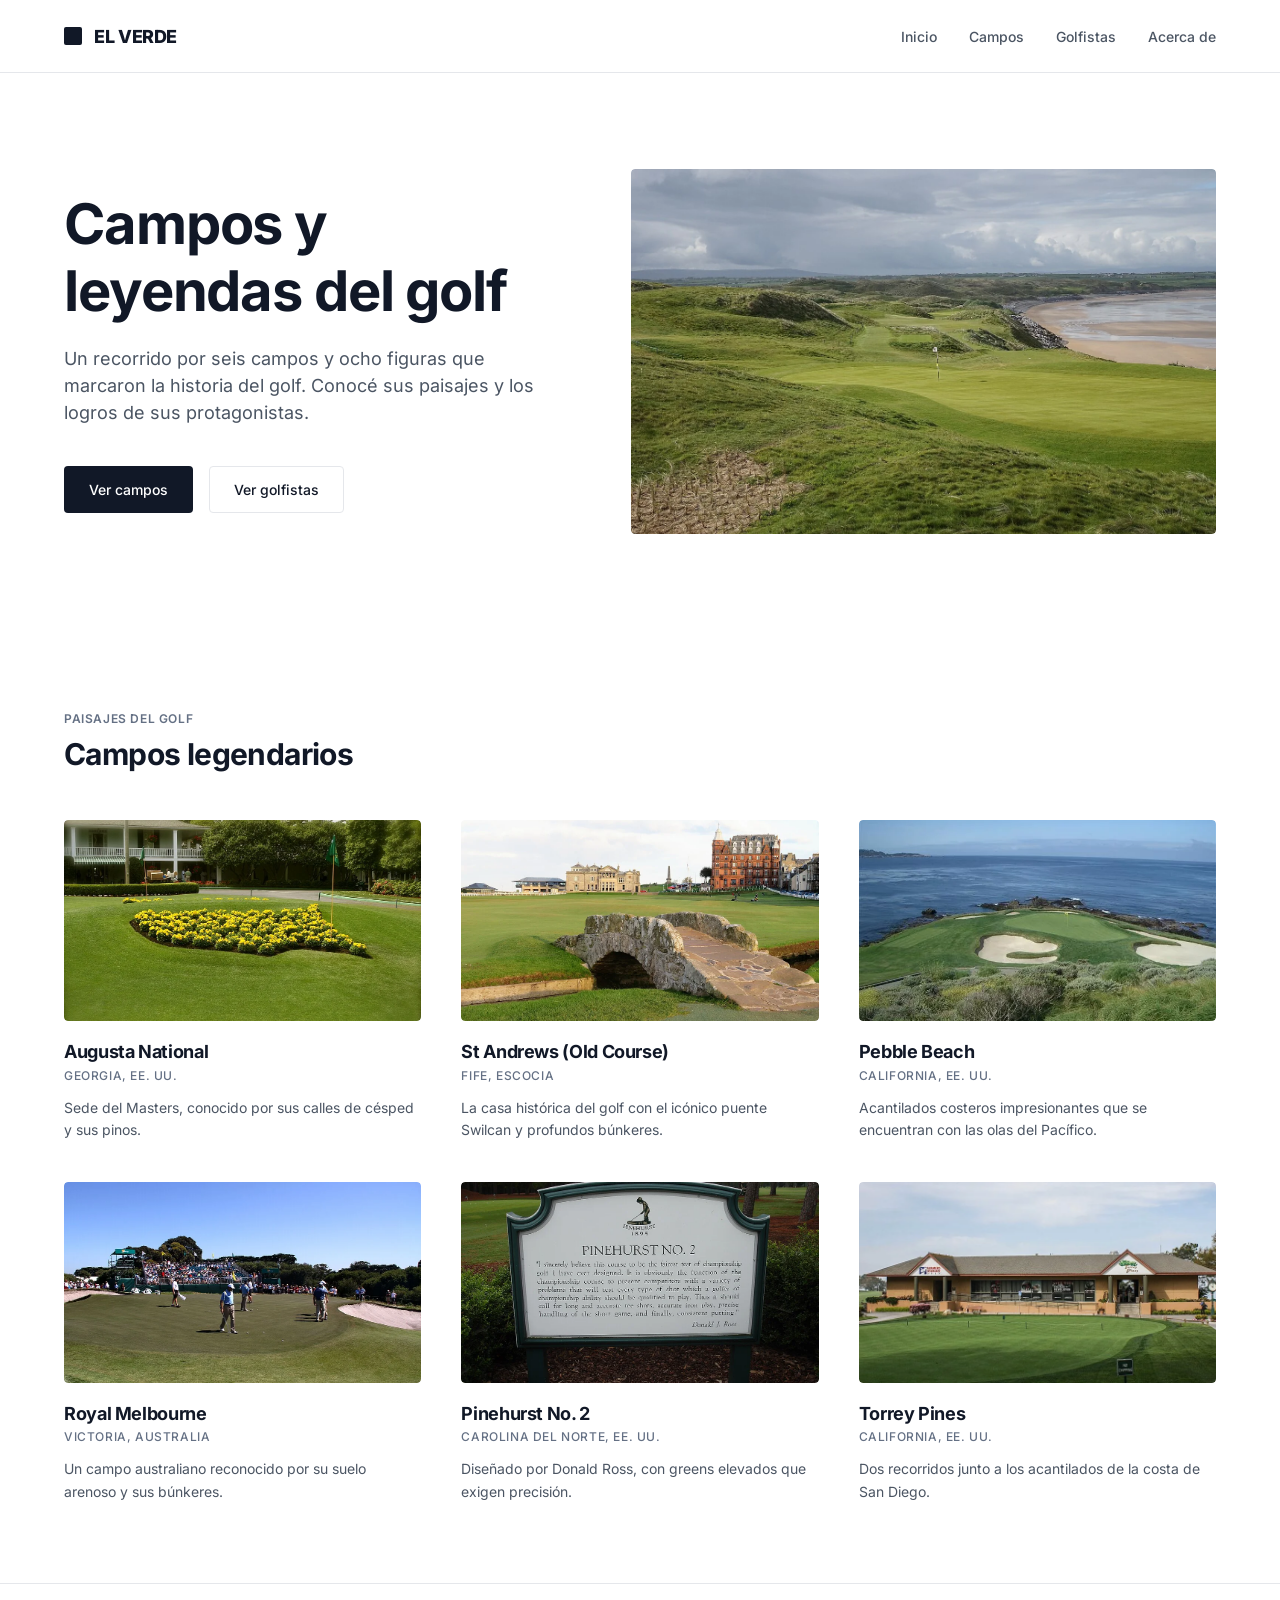
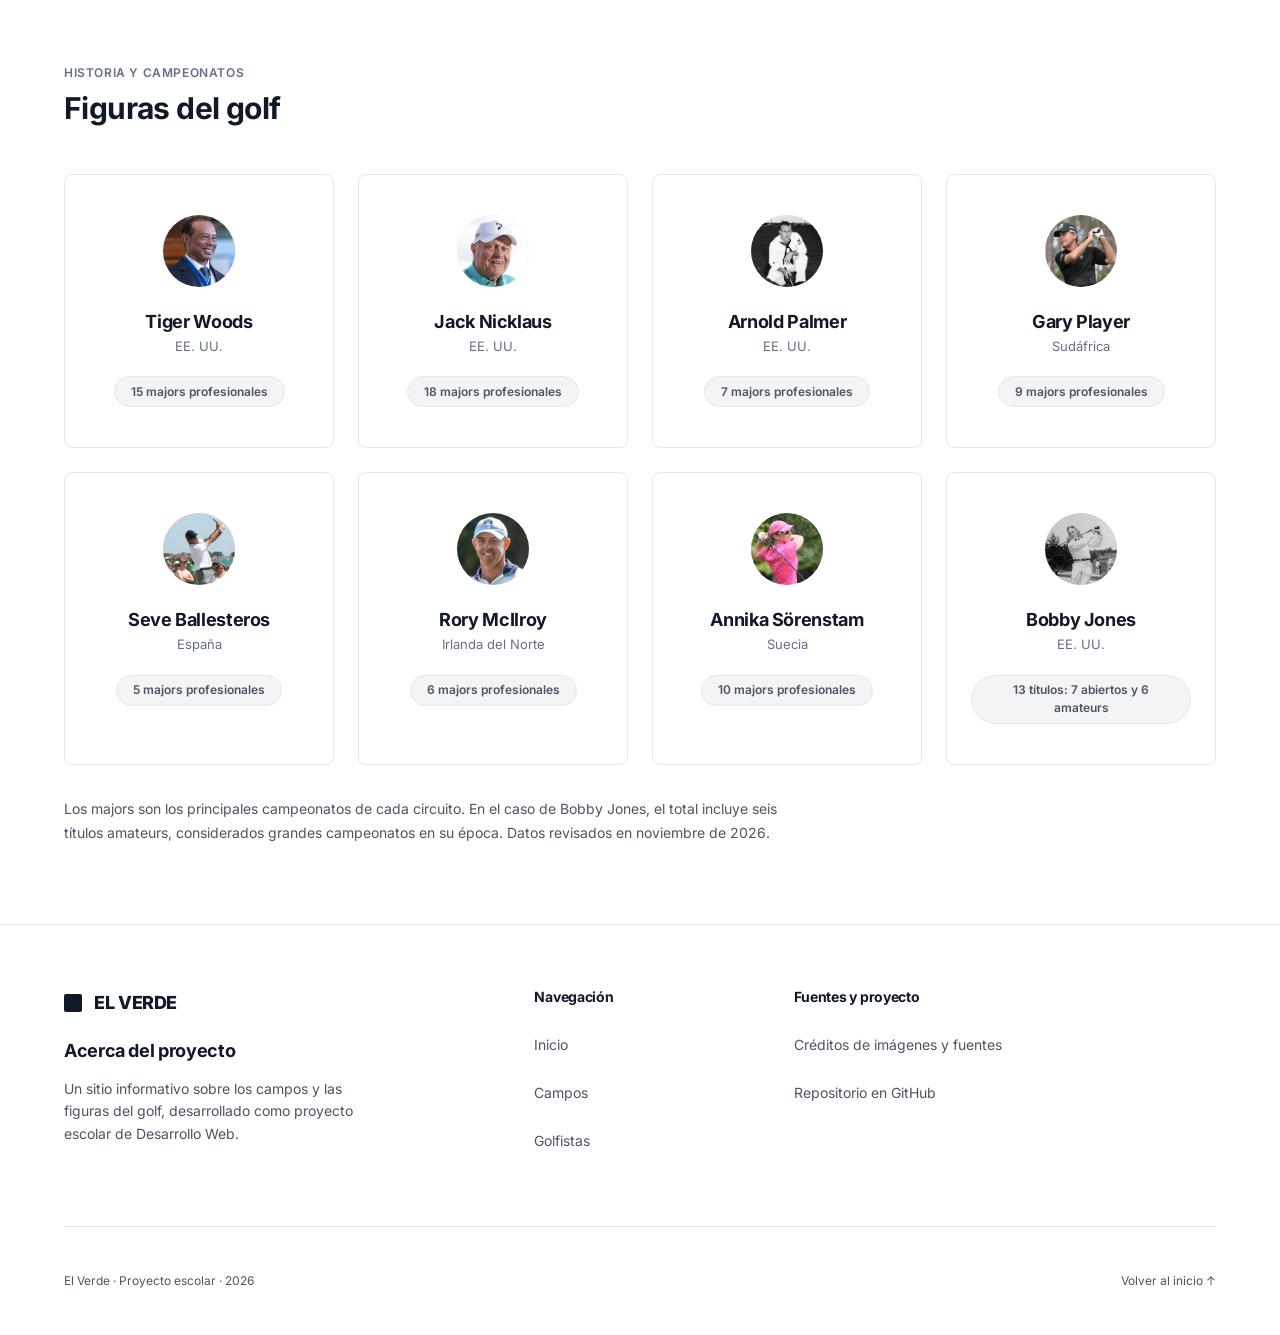
<file: index.html>
<!DOCTYPE html>
<html lang="es">
<head>
    <meta charset="UTF-8">
    <meta name="viewport" content="width=device-width, initial-scale=1.0">
    <title>El Verde | Campos y figuras del golf</title>
    <meta name="description" content="Conocé seis campos de golf y ocho figuras que marcaron la historia de este deporte, con fotografías y datos de sus campeonatos.">
    <meta name="theme-color" content="#111827">
    <meta property="og:title" content="El Verde | Campos y figuras del golf">
    <meta property="og:description" content="Un recorrido por los campos y protagonistas del golf.">
    <meta property="og:type" content="website">
    <meta property="og:url" content="https://cundix.github.io/Fiscina-Golf/">
    <meta property="og:image" content="https://cundix.github.io/Fiscina-Golf/assets/images/ballybunion.webp">
    <meta name="twitter:card" content="summary_large_image">
    <link rel="canonical" href="https://cundix.github.io/Fiscina-Golf/">
    <link rel="icon" href="assets/favicon.svg" type="image/svg+xml">
    <link rel="stylesheet" href="styles.css">
    <script src="script.js" defer></script>
</head>
<body>
    <a class="skip-link" href="#contenido">Saltar al contenido</a>
<header class="header">
        <div class="container header-container">
            <a class="logo" href="#inicio" aria-label="El Verde, inicio">
                <span class="logo-icon" aria-hidden="true"></span>
                <span>EL VERDE</span>
            </a>
            
            <nav id="menu-principal" class="desktop-nav" aria-label="Navegación principal">
                <ul>
                    <li><a href="#inicio">Inicio</a></li>
                    <li><a href="#campos">Campos</a></li>
                    <li><a href="#golfistas">Golfistas</a></li>
                    <li><a href="#acerca">Acerca de</a></li>
                </ul>
            </nav>
            
            <div class="header-actions">
                <button class="mobile-menu-btn" type="button" aria-label="Abrir menú" aria-expanded="false" aria-controls="menu-principal" hidden>
                    <svg aria-hidden="true" width="24" height="24" viewBox="0 0 24 24" fill="none" stroke="currentColor" stroke-width="2" stroke-linecap="round" stroke-linejoin="round"><line x1="3" y1="12" x2="21" y2="12"></line><line x1="3" y1="6" x2="21" y2="6"></line><line x1="3" y1="18" x2="21" y2="18"></line></svg>
                </button>
            </div>
        </div>
    </header>

    <main id="contenido" tabindex="-1">
<section id="inicio" class="hero">
            <div class="container hero-container">
                <div class="hero-content">
                    <h1>Campos y leyendas del golf</h1>
                    <p>Un recorrido por seis campos y ocho figuras que marcaron la historia del golf. Conocé sus paisajes y los logros de sus protagonistas.</p>
                    <div class="hero-buttons">
                        <a href="#campos" class="btn btn-primary">Ver campos</a>
                        <a href="#golfistas" class="btn btn-outline">Ver golfistas</a>
                    </div>
                </div>
                <div class="hero-image">
                    <img src="assets/images/ballybunion.webp" width="1280" height="853" decoding="async" fetchpriority="high" alt="Décimo hoyo del campo de Ballybunion, en Irlanda" class="hero-image-img" />
                </div>
            </div>
        </section>
<section id="campos" class="courses section">
            <div class="container">
                <div class="section-header">
                    <span class="subtitle">PAISAJES DEL GOLF</span>
                    <h2>Campos legendarios</h2>
                </div>
                
                <div class="courses-grid">
<div class="course-card">
                        <div class="course-image">
                            <img src="assets/images/augusta.webp" width="960" height="640" decoding="async" loading="lazy" alt="Augusta National" />
                        </div>
                        <div class="course-info">
                            <h3>Augusta National</h3>
                            <span class="location">GEORGIA, EE. UU.</span>
                            <p>Sede del Masters, conocido por sus calles de césped y sus pinos.</p>
                        </div>
                    </div>
<div class="course-card">
                        <div class="course-image">
                            <img src="assets/images/st-andrews.webp" width="960" height="650" decoding="async" loading="lazy" alt="St Andrews (Old Course)" />
                        </div>
                        <div class="course-info">
                            <h3>St Andrews (Old Course)</h3>
                            <span class="location">FIFE, ESCOCIA</span>
                            <p>La casa histórica del golf con el icónico puente Swilcan y profundos búnkeres.</p>
                        </div>
                    </div>
<div class="course-card">
                        <div class="course-image">
                            <img src="assets/images/pebble-beach.webp" width="640" height="480" decoding="async" loading="lazy" alt="Pebble Beach" />
                        </div>
                        <div class="course-info">
                            <h3>Pebble Beach</h3>
                            <span class="location">CALIFORNIA, EE. UU.</span>
                            <p>Acantilados costeros impresionantes que se encuentran con las olas del Pacífico.</p>
                        </div>
                    </div>
<div class="course-card">
                        <div class="course-image">
                            <img src="assets/images/royal-melbourne.webp" width="960" height="635" decoding="async" loading="lazy" alt="Green del campo Royal Melbourne durante la Presidents Cup" />
                        </div>
                        <div class="course-info">
                            <h3>Royal Melbourne</h3>
                            <span class="location">VICTORIA, AUSTRALIA</span>
                            <p>Un campo australiano reconocido por su suelo arenoso y sus búnkeres.</p>
                        </div>
                    </div>
<div class="course-card">
                        <div class="course-image">
                            <img src="assets/images/pinehurst.webp" width="960" height="640" decoding="async" loading="lazy" alt="Pinehurst No. 2" />
                        </div>
                        <div class="course-info">
                            <h3>Pinehurst No. 2</h3>
                            <span class="location">CAROLINA DEL NORTE, EE. UU.</span>
                            <p>Diseñado por Donald Ross, con greens elevados que exigen precisión.</p>
                        </div>
                    </div>
<div class="course-card">
                        <div class="course-image">
                            <img src="assets/images/torrey-pines.webp" width="960" height="416" decoding="async" loading="lazy" alt="Torrey Pines" />
                        </div>
                        <div class="course-info">
                            <h3>Torrey Pines</h3>
                            <span class="location">CALIFORNIA, EE. UU.</span>
                            <p>Dos recorridos junto a los acantilados de la costa de San Diego.</p>
                        </div>
                    </div>
                </div>
            </div>
        </section>
<section id="golfistas" class="golfers section border-top">
            <div class="container">
                <div class="section-header">
                    <span class="subtitle">HISTORIA Y CAMPEONATOS</span>
                    <h2>Figuras del golf</h2>
                </div>
                
                <div class="golfers-grid">
<div class="golfer-card">
                        <img src="assets/images/tiger-woods.webp" width="330" height="461" decoding="async" loading="lazy" alt="Tiger Woods" class="avatar-img" />
                        <h3>Tiger Woods</h3>
                        <span class="location">EE. UU.</span>
                        <div class="stats">15 majors profesionales</div>
                    </div>
<div class="golfer-card">
                        <img src="assets/images/jack-nicklaus.webp" width="330" height="440" decoding="async" loading="lazy" alt="Jack Nicklaus" class="avatar-img" />
                        <h3>Jack Nicklaus</h3>
                        <span class="location">EE. UU.</span>
                        <div class="stats">18 majors profesionales</div>
                    </div>
<div class="golfer-card">
                        <img src="assets/images/arnold-palmer.webp" width="330" height="462" decoding="async" loading="lazy" alt="Arnold Palmer" class="avatar-img" />
                        <h3>Arnold Palmer</h3>
                        <span class="location">EE. UU.</span>
                        <div class="stats">7 majors profesionales</div>
                    </div>
<div class="golfer-card">
                        <img src="assets/images/gary-player.webp" width="400" height="456" decoding="async" loading="lazy" alt="Gary Player" class="avatar-img" />
                        <h3>Gary Player</h3>
                        <span class="location">Sudáfrica</span>
                        <div class="stats">9 majors profesionales</div>
                    </div>
<div class="golfer-card">
                        <img src="assets/images/seve-ballesteros.webp" width="381" height="600" decoding="async" loading="lazy" alt="Seve Ballesteros" class="avatar-img" />
                        <h3>Seve Ballesteros</h3>
                        <span class="location">España</span>
                        <div class="stats">5 majors profesionales</div>
                    </div>
<div class="golfer-card">
                        <img src="assets/images/rory-mcilroy.webp" width="400" height="533" decoding="async" loading="lazy" alt="Rory McIlroy" class="avatar-img" />
                        <h3>Rory McIlroy</h3>
                        <span class="location">Irlanda del Norte</span>
                        <div class="stats">6 majors profesionales</div>
                    </div>
<div class="golfer-card">
                        <img src="assets/images/annika-sorenstam.webp" width="400" height="513" decoding="async" loading="lazy" alt="Annika Sörenstam" class="avatar-img" />
                        <h3>Annika Sörenstam</h3>
                        <span class="location">Suecia</span>
                        <div class="stats">10 majors profesionales</div>
                    </div>
<div class="golfer-card">
                        <img src="assets/images/bobby-jones.webp" width="400" height="596" decoding="async" loading="lazy" alt="Bobby Jones" class="avatar-img" />
                        <h3>Bobby Jones</h3>
                        <span class="location">EE. UU.</span>
                        <div class="stats">13 títulos: 7 abiertos y 6 amateurs</div>
                    </div>
                </div>
                <p class="section-note">Los majors son los principales campeonatos de cada circuito. En el caso de Bobby Jones, el total incluye seis títulos amateurs, considerados grandes campeonatos en su época. Datos revisados en noviembre de 2026.</p>
            </div>
        </section>
    </main>

    <footer id="acerca" class="footer">
        <div class="container">
            <div class="footer-top">
                <div class="footer-brand">
                    <div class="logo">
                        <span class="logo-icon" aria-hidden="true"></span>
                        <span>EL VERDE</span>
                    </div>
                    <h2>Acerca del proyecto</h2>
                    <p>Un sitio informativo sobre los campos y las figuras del golf, desarrollado como proyecto escolar de Desarrollo Web.</p>
                </div>
                <nav class="footer-links" aria-label="Navegación del pie">
                    <h3>Navegación</h3>
                    <ul>
                        <li><a href="#inicio">Inicio</a></li>
                        <li><a href="#campos">Campos</a></li>
                        <li><a href="#golfistas">Golfistas</a></li>
                    </ul>
                </nav>
                <div class="footer-links">
                    <h3>Fuentes y proyecto</h3>
                    <ul>
                        <li><a href="docs/creditos.html">Créditos de imágenes y fuentes</a></li>
                        <li><a href="https://github.com/Cundix/Fiscina-Golf">Repositorio en GitHub</a></li>
                    </ul>
                </div>
            </div>
            <div class="footer-bottom">
                <p>El Verde · Proyecto escolar · 2026</p>
                <a href="#inicio">Volver al inicio ↑</a>
            </div>
        </div>
    </footer>
</body>
</html>
</file>
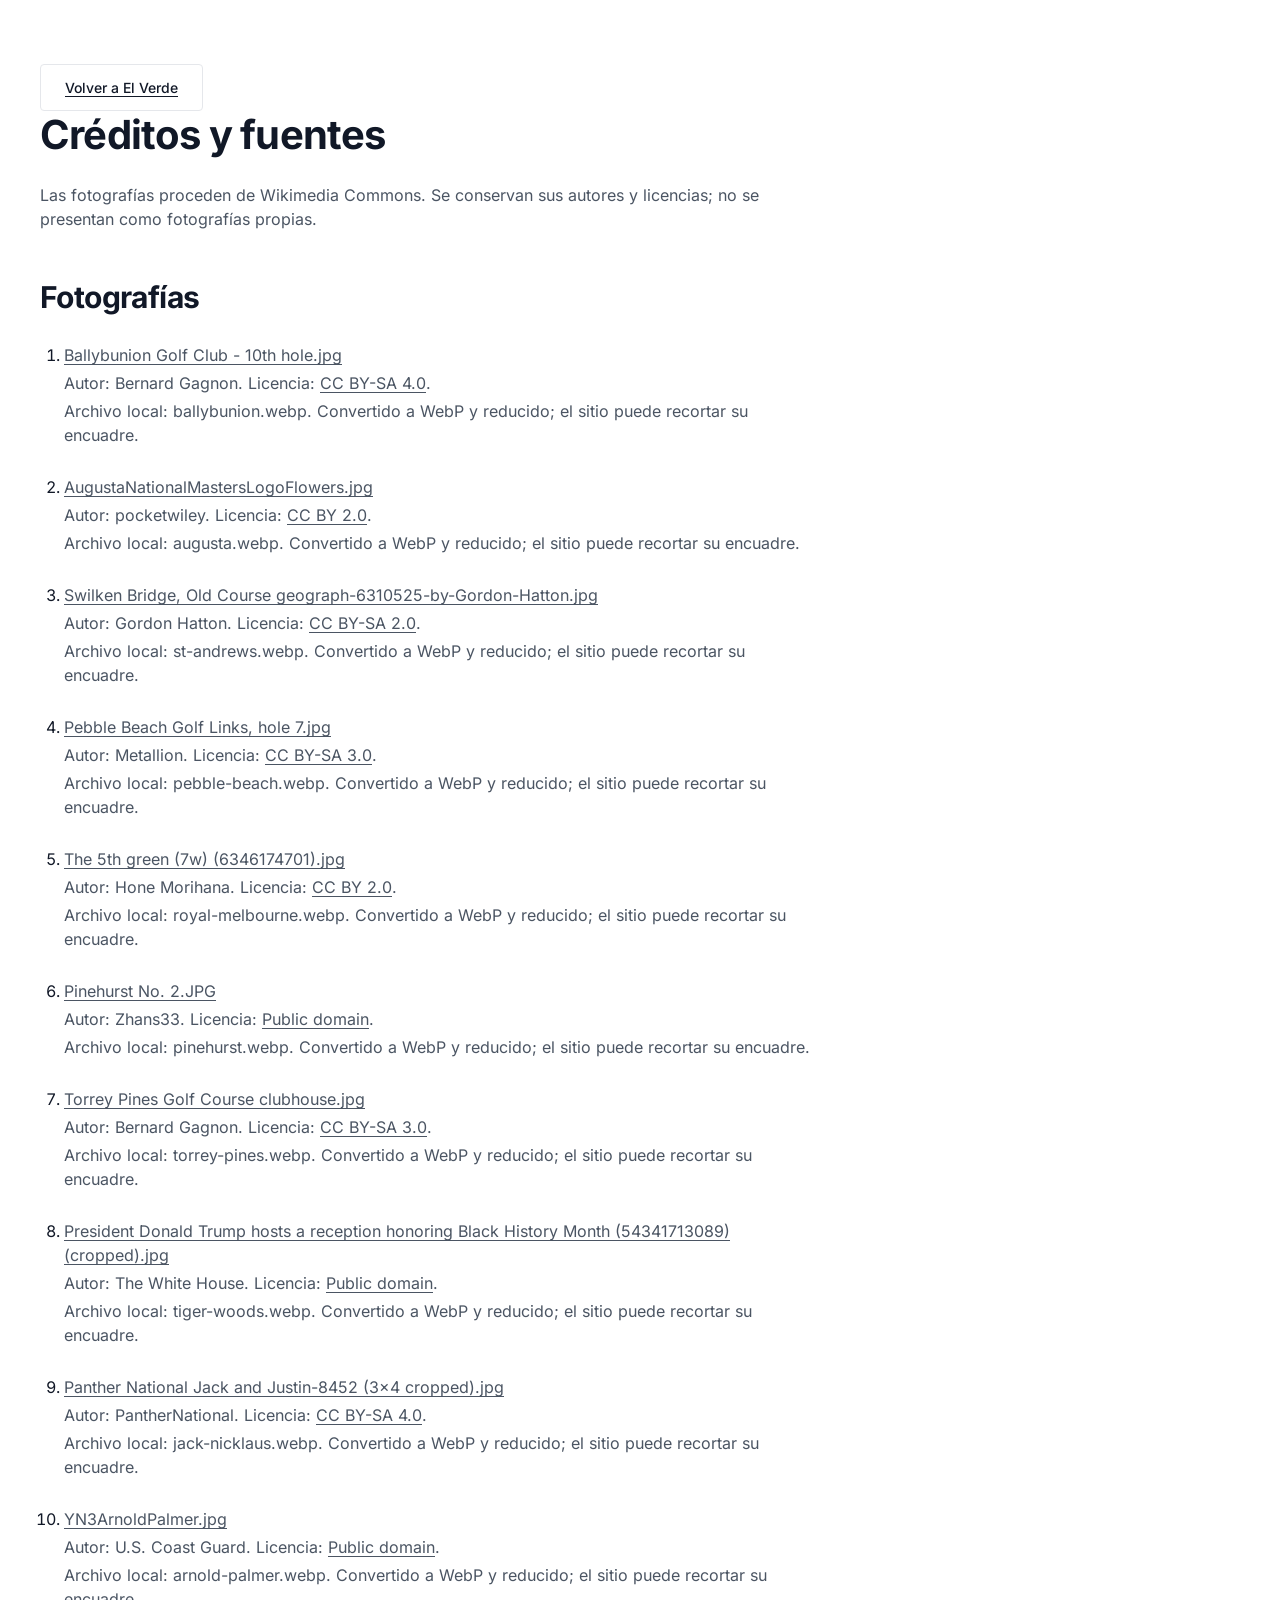
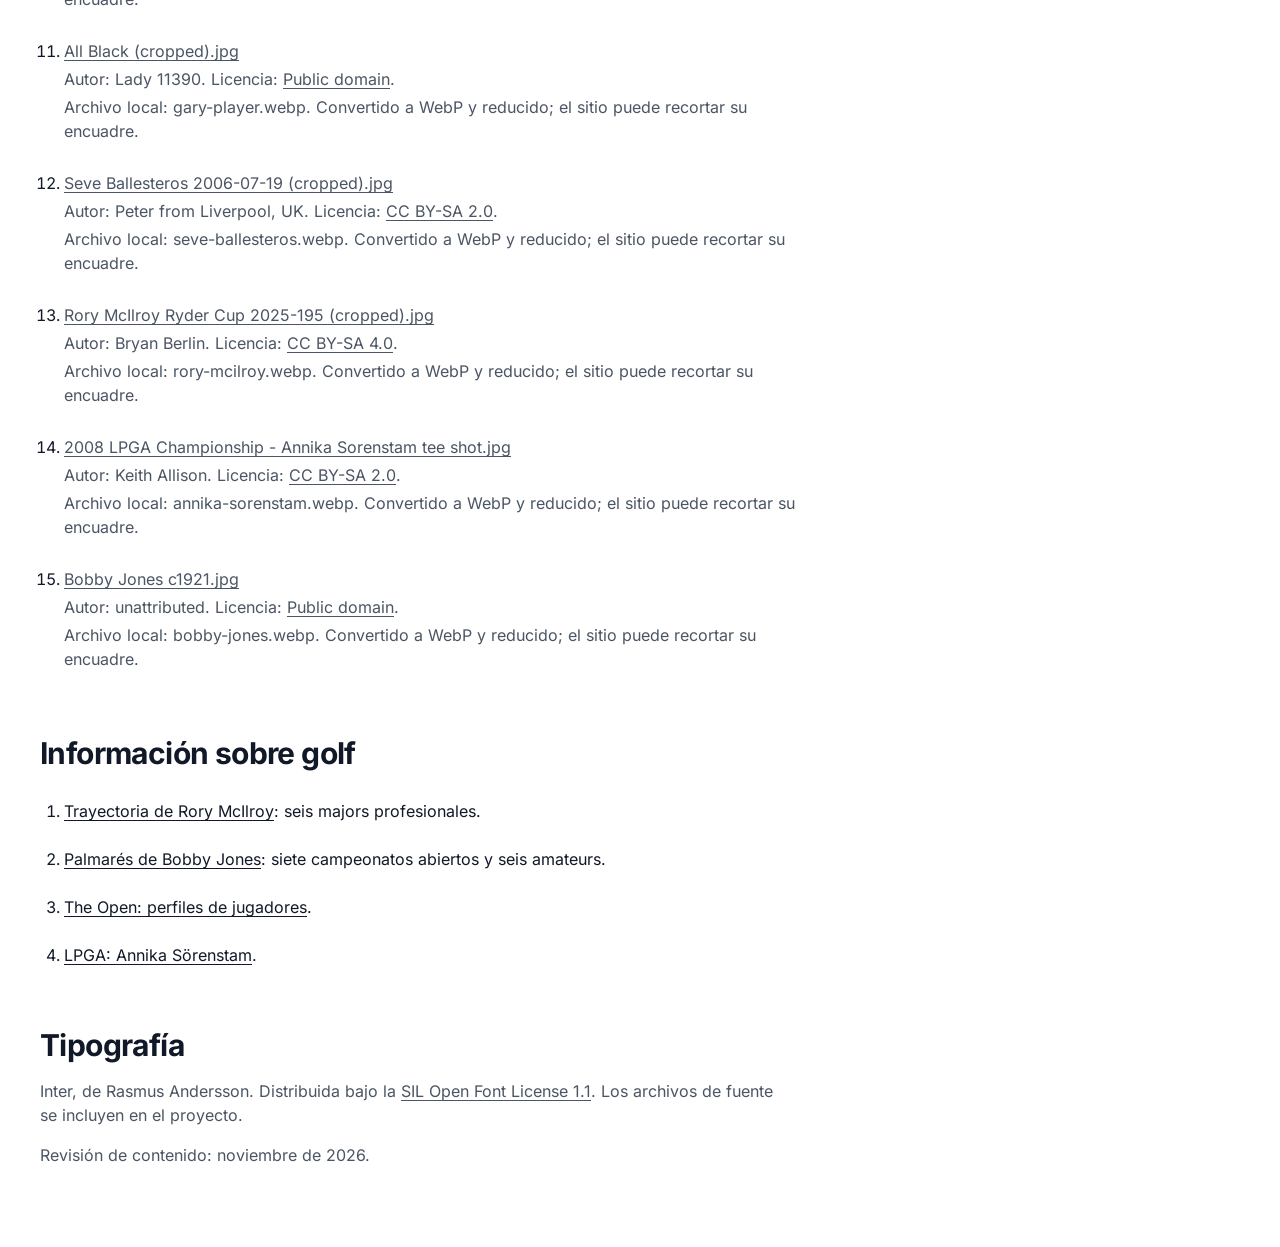
<file: docs/creditos.html>
<!DOCTYPE html>
<html lang="es">
<head>
    <meta charset="UTF-8">
    <meta name="viewport" content="width=device-width, initial-scale=1.0">
    <title>Créditos y fuentes | El Verde</title>
    <meta name="description" content="Autores, licencias de las fotografías y fuentes de información de El Verde.">
    <link rel="stylesheet" href="../styles.css">
    <link rel="icon" href="../assets/favicon.svg" type="image/svg+xml">
</head>
<body>
    <main class="container credits-page">
        <a class="btn btn-outline" href="../index.html">Volver a El Verde</a>
        <h1>Créditos y fuentes</h1>
        <p>Las fotografías proceden de Wikimedia Commons. Se conservan sus autores y licencias; no se presentan como fotografías propias.</p>
        <h2>Fotografías</h2>
        <ol class="credits-list">
<li><p><a href="https://commons.wikimedia.org/wiki/File:Ballybunion_Golf_Club_-_10th_hole.jpg">Ballybunion Golf Club - 10th hole.jpg</a></p><p>Autor: Bernard Gagnon. Licencia: <a href="https://creativecommons.org/licenses/by-sa/4.0">CC BY-SA 4.0</a>.</p><p>Archivo local: ballybunion.webp. Convertido a WebP y reducido; el sitio puede recortar su encuadre.</p></li>
<li><p><a href="https://commons.wikimedia.org/wiki/File:AugustaNationalMastersLogoFlowers.jpg">AugustaNationalMastersLogoFlowers.jpg</a></p><p>Autor: pocketwiley. Licencia: <a href="https://creativecommons.org/licenses/by/2.0">CC BY 2.0</a>.</p><p>Archivo local: augusta.webp. Convertido a WebP y reducido; el sitio puede recortar su encuadre.</p></li>
<li><p><a href="https://commons.wikimedia.org/wiki/File:Swilken_Bridge,_Old_Course_geograph-6310525-by-Gordon-Hatton.jpg">Swilken Bridge, Old Course geograph-6310525-by-Gordon-Hatton.jpg</a></p><p>Autor: Gordon Hatton. Licencia: <a href="https://creativecommons.org/licenses/by-sa/2.0">CC BY-SA 2.0</a>.</p><p>Archivo local: st-andrews.webp. Convertido a WebP y reducido; el sitio puede recortar su encuadre.</p></li>
<li><p><a href="https://commons.wikimedia.org/wiki/File:Pebble_Beach_Golf_Links,_hole_7.jpg">Pebble Beach Golf Links, hole 7.jpg</a></p><p>Autor: Metallion. Licencia: <a href="http://creativecommons.org/licenses/by-sa/3.0/">CC BY-SA 3.0</a>.</p><p>Archivo local: pebble-beach.webp. Convertido a WebP y reducido; el sitio puede recortar su encuadre.</p></li>
<li><p><a href="https://commons.wikimedia.org/wiki/File:The_5th_green_(7w)_(6346174701).jpg">The 5th green (7w) (6346174701).jpg</a></p><p>Autor: Hone Morihana. Licencia: <a href="https://creativecommons.org/licenses/by/2.0">CC BY 2.0</a>.</p><p>Archivo local: royal-melbourne.webp. Convertido a WebP y reducido; el sitio puede recortar su encuadre.</p></li>
<li><p><a href="https://commons.wikimedia.org/wiki/File:Pinehurst_No._2.JPG">Pinehurst No. 2.JPG</a></p><p>Autor: Zhans33. Licencia: <a href="https://creativecommons.org/publicdomain/mark/1.0/">Public domain</a>.</p><p>Archivo local: pinehurst.webp. Convertido a WebP y reducido; el sitio puede recortar su encuadre.</p></li>
<li><p><a href="https://commons.wikimedia.org/wiki/File:Torrey_Pines_Golf_Course_clubhouse.jpg">Torrey Pines Golf Course clubhouse.jpg</a></p><p>Autor: Bernard Gagnon. Licencia: <a href="https://creativecommons.org/licenses/by-sa/3.0">CC BY-SA 3.0</a>.</p><p>Archivo local: torrey-pines.webp. Convertido a WebP y reducido; el sitio puede recortar su encuadre.</p></li>
<li><p><a href="https://commons.wikimedia.org/wiki/File:President_Donald_Trump_hosts_a_reception_honoring_Black_History_Month_(54341713089)_(cropped).jpg">President Donald Trump hosts a reception honoring Black History Month (54341713089) (cropped).jpg</a></p><p>Autor: The White House. Licencia: <a href="https://creativecommons.org/publicdomain/mark/1.0/">Public domain</a>.</p><p>Archivo local: tiger-woods.webp. Convertido a WebP y reducido; el sitio puede recortar su encuadre.</p></li>
<li><p><a href="https://commons.wikimedia.org/wiki/File:Panther_National_Jack_and_Justin-8452_(3x4_cropped).jpg">Panther National Jack and Justin-8452 (3x4 cropped).jpg</a></p><p>Autor: PantherNational. Licencia: <a href="https://creativecommons.org/licenses/by-sa/4.0">CC BY-SA 4.0</a>.</p><p>Archivo local: jack-nicklaus.webp. Convertido a WebP y reducido; el sitio puede recortar su encuadre.</p></li>
<li><p><a href="https://commons.wikimedia.org/wiki/File:YN3ArnoldPalmer.jpg">YN3ArnoldPalmer.jpg</a></p><p>Autor: U.S. Coast Guard. Licencia: <a href="https://creativecommons.org/publicdomain/mark/1.0/">Public domain</a>.</p><p>Archivo local: arnold-palmer.webp. Convertido a WebP y reducido; el sitio puede recortar su encuadre.</p></li>
<li><p><a href="https://commons.wikimedia.org/wiki/File:All_Black_(cropped).jpg">All Black (cropped).jpg</a></p><p>Autor: Lady 11390. Licencia: <a href="https://creativecommons.org/publicdomain/mark/1.0/">Public domain</a>.</p><p>Archivo local: gary-player.webp. Convertido a WebP y reducido; el sitio puede recortar su encuadre.</p></li>
<li><p><a href="https://commons.wikimedia.org/wiki/File:Seve_Ballesteros_2006-07-19_(cropped).jpg">Seve Ballesteros 2006-07-19 (cropped).jpg</a></p><p>Autor: Peter from Liverpool, UK. Licencia: <a href="https://creativecommons.org/licenses/by-sa/2.0">CC BY-SA 2.0</a>.</p><p>Archivo local: seve-ballesteros.webp. Convertido a WebP y reducido; el sitio puede recortar su encuadre.</p></li>
<li><p><a href="https://commons.wikimedia.org/wiki/File:Rory_McIlroy_Ryder_Cup_2025-195_(cropped).jpg">Rory McIlroy Ryder Cup 2025-195 (cropped).jpg</a></p><p>Autor: Bryan Berlin. Licencia: <a href="https://creativecommons.org/licenses/by-sa/4.0">CC BY-SA 4.0</a>.</p><p>Archivo local: rory-mcilroy.webp. Convertido a WebP y reducido; el sitio puede recortar su encuadre.</p></li>
<li><p><a href="https://commons.wikimedia.org/wiki/File:2008_LPGA_Championship_-_Annika_Sorenstam_tee_shot.jpg">2008 LPGA Championship - Annika Sorenstam tee shot.jpg</a></p><p>Autor: Keith Allison. Licencia: <a href="https://creativecommons.org/licenses/by-sa/2.0">CC BY-SA 2.0</a>.</p><p>Archivo local: annika-sorenstam.webp. Convertido a WebP y reducido; el sitio puede recortar su encuadre.</p></li>
<li><p><a href="https://commons.wikimedia.org/wiki/File:Bobby_Jones_c1921.jpg">Bobby Jones c1921.jpg</a></p><p>Autor: unattributed. Licencia: <a href="https://creativecommons.org/publicdomain/mark/1.0/">Public domain</a>.</p><p>Archivo local: bobby-jones.webp. Convertido a WebP y reducido; el sitio puede recortar su encuadre.</p></li>
        </ol>
        <h2>Información sobre golf</h2>
        <ul class="credits-list">
            <li><a href="https://www.rorymcilroy.com/career.html">Trayectoria de Rory McIlroy</a>: seis majors profesionales.</li>
            <li><a href="https://bobbyjones.org/about-bobby-jones/major-wins">Palmarés de Bobby Jones</a>: siete campeonatos abiertos y seis amateurs.</li>
            <li><a href="https://www.theopen.com/field">The Open: perfiles de jugadores</a>.</li>
            <li><a href="https://www.lpga.com/athletes/annika-sorenstam/81956/bio">LPGA: Annika Sörenstam</a>.</li>
        </ul>
        <h2>Tipografía</h2>
        <p>Inter, de Rasmus Andersson. Distribuida bajo la <a href="../assets/fonts/license.txt">SIL Open Font License 1.1</a>. Los archivos de fuente se incluyen en el proyecto.</p>
        <p>Revisión de contenido: noviembre de 2026.</p>
    </main>
</body>
</html>
</file>
<file: styles.css>
@font-face {
    font-family: 'Inter';
    font-style: normal;
    font-weight: 400;
    font-display: swap;
    src: url('assets/fonts/inter-400.ttf') format('truetype');
}
@font-face {
    font-family: 'Inter';
    font-style: normal;
    font-weight: 500;
    font-display: swap;
    src: url('assets/fonts/inter-500.ttf') format('truetype');
}
@font-face {
    font-family: 'Inter';
    font-style: normal;
    font-weight: 600;
    font-display: swap;
    src: url('assets/fonts/inter-600.ttf') format('truetype');
}
@font-face {
    font-family: 'Inter';
    font-style: normal;
    font-weight: 700;
    font-display: swap;
    src: url('assets/fonts/inter-700.ttf') format('truetype');
}
@font-face {
    font-family: 'Inter';
    font-style: normal;
    font-weight: 800;
    font-display: swap;
    src: url('assets/fonts/inter-800.ttf') format('truetype');
}

:root {
    --bg-color: #ffffff;
    --text-main: #111827;
    --text-muted: #4b5563;
    --text-light: #647084;
    --border-color: #e5e7eb;
    --primary: #111827;
    --primary-hover: #1f2937;
    --placeholder-bg: #e5e7eb;
    
    --font-sans: 'Inter', system-ui, -apple-system, sans-serif;
    
    --container-padding: 24px;
    --max-width: 1200px;
}

* {
    margin: 0;
    padding: 0;
    box-sizing: border-box;
}

html {
    scroll-behavior: smooth;
}

body {
    font-family: var(--font-sans);
    color: var(--text-main);
    background-color: var(--bg-color);
    line-height: 1.5;
    -webkit-font-smoothing: antialiased;
}

a {
    color: inherit;
    text-decoration: none;
}

ul {
    list-style: none;
}

/* Tipografía */
h1, h2, h3, h4 {
    font-weight: 700;
    line-height: 1.2;
    letter-spacing: -0.02em;
}

h1 {
    font-size: 2.5rem;
    margin-bottom: 1rem;
}

h2 {
    font-size: 1.875rem;
    margin-bottom: 2rem;
}

h3 {
    font-size: 1.125rem;
    margin-bottom: 0.25rem;
}

p {
    color: var(--text-muted);
}

.subtitle {
    display: block;
    font-size: 0.75rem;
    font-weight: 600;
    text-transform: uppercase;
    letter-spacing: 0.05em;
    color: var(--text-light);
    margin-bottom: 0.5rem;
}

/* Estructura */
.container {
    width: 100%;
    max-width: var(--max-width);
    margin: 0 auto;
    padding: 0 var(--container-padding);
}

.section {
    padding: 5rem 0;
}

.border-top {
    border-top: 1px solid var(--border-color);
}

/* Buttons */
.btn {
    display: inline-flex;
    align-items: center;
    justify-content: center;
    padding: 0.75rem 1.5rem;
    font-weight: 500;
    font-size: 0.875rem;
    border-radius: 4px;
    cursor: pointer;
    transition: all 0.2s ease;
    border: 1px solid transparent;
}

.btn-primary {
    background-color: var(--primary);
    color: white;
}

.btn-primary:hover {
    background-color: var(--primary-hover);
}

.btn-outline {
    background-color: transparent;
    border-color: var(--border-color);
    color: var(--primary);
}

.btn-outline:hover {
    background-color: #f9fafb;
    border-color: #d1d5db;
}

.btn-sm {
    padding: 0.5rem 1rem;
    font-size: 0.8125rem;
}

/* Logo */
.logo {
    display: flex;
    align-items: center;
    gap: 0.75rem;
    font-weight: 800;
    font-size: 1.125rem;
    letter-spacing: -0.02em;
}

.logo-icon {
    width: 18px;
    height: 18px;
    background-color: var(--primary);
    border-radius: 2px;
}

/* Header */
.header {
    border-bottom: 1px solid var(--border-color);
    position: sticky;
    top: 0;
    background-color: rgba(255, 255, 255, 0.95);
    backdrop-filter: blur(8px);
    z-index: 50;
}

.header-container {
    display: flex;
    align-items: center;
    justify-content: space-between;
    min-height: 4.5rem;
}

.desktop-nav ul {
    display: flex;
    gap: 2rem;
}

.desktop-nav a {
    font-size: 0.875rem;
    font-weight: 500;
    color: var(--text-muted);
    transition: color 0.2s;
}

.desktop-nav a:hover {
    color: var(--primary);
}

.header-actions {
    display: flex;
    align-items: center;
    gap: 1rem;
}

.header-actions .btn {
    display: none;
}

.mobile-menu-btn {
    background: none;
    border: none;
    color: var(--primary);
    cursor: pointer;
    display: flex;
    padding: 0.25rem;
}

/* Hero Section */
.hero {
    padding: 4rem 0;
}

.hero-container {
    display: grid;
    gap: 3rem;
}

.hero-content h1 {
    font-size: 2.25rem;
    margin-bottom: 1.25rem;
}

.hero-content p {
    font-size: 1.125rem;
    margin-bottom: 2.5rem;
    max-width: 500px;
}

.hero-buttons {
    display: flex;
    flex-wrap: wrap;
    gap: 1rem;
}

.hero-image {
    width: 100%;
}

.hero-image-img {
    width: 100%;
    height: 100%;
    object-fit: cover;
    border-radius: 4px;
    aspect-ratio: 16 / 10;
}

/* Courses Section */
.section-header {
    margin-bottom: 3rem;
}

.courses-grid {
    display: grid;
    gap: 2.5rem;
    grid-template-columns: 1fr;
}

.course-card {
    display: flex;
    flex-direction: column;
    gap: 1.25rem;
}

.course-image img {
    width: 100%;
    height: 100%;
    object-fit: cover;
    border-radius: 4px;
    aspect-ratio: 16 / 9;
}

.course-info h3 {
    margin-bottom: 0.25rem;
}

.course-info .location {
    display: block;
    font-size: 0.75rem;
    color: var(--text-light);
    font-weight: 500;
    margin-bottom: 0.75rem;
    text-transform: uppercase;
    letter-spacing: 0.05em;
}

.course-info p {
    font-size: 0.875rem;
    line-height: 1.6;
}

/* Golfers Section */
.golfers-grid {
    display: grid;
    gap: 1.5rem;
    grid-template-columns: 1fr;
}

.golfer-card {
    border: 1px solid var(--border-color);
    border-radius: 8px;
    padding: 2.5rem 1.5rem;
    display: flex;
    flex-direction: column;
    align-items: center;
    text-align: center;
    transition: transform 0.2s, box-shadow 0.2s;
}

.golfer-card:hover {
    transform: translateY(-2px);
    box-shadow: 0 4px 6px -1px rgba(0, 0, 0, 0.05), 0 2px 4px -1px rgba(0, 0, 0, 0.03);
}

.golfer-card .avatar-img {
    width: 72px;
    height: 72px;
    border-radius: 50%;
    object-fit: cover;
    margin-bottom: 1.5rem;
    background-color: var(--placeholder-bg);
}

.golfer-card h3 {
    font-size: 1.125rem;
    margin-bottom: 0.25rem;
}

.golfer-card .location {
    font-size: 0.8125rem;
    color: var(--text-light);
    margin-bottom: 1.25rem;
}

.golfer-card .stats {
    font-size: 0.75rem;
    font-weight: 600;
    color: var(--text-muted);
    background-color: #f3f4f6;
    padding: 0.35rem 1rem;
    border-radius: 9999px;
    border: 1px solid var(--border-color);
}

/* Footer */
.footer {
    border-top: 1px solid var(--border-color);
    padding: 4rem 0 2rem;
}

.footer-top {
    display: grid;
    gap: 3rem;
    grid-template-columns: 1fr;
    margin-bottom: 4rem;
}

.footer-brand p {
    margin-top: 1rem;
    font-size: 0.875rem;
    max-width: 300px;
    line-height: 1.6;
}

.footer-links h4,
.footer-newsletter h4 {
    font-size: 0.875rem;
    font-weight: 600;
    margin-bottom: 1.25rem;
    color: var(--text-main);
}

.footer-links ul {
    display: flex;
    flex-direction: column;
    gap: 0.875rem;
}

.footer-links a {
    font-size: 0.875rem;
    color: var(--text-muted);
}

.footer-links a:hover {
    color: var(--primary);
}

.footer-newsletter p {
    font-size: 0.875rem;
    margin-bottom: 1.25rem;
    line-height: 1.6;
}

.newsletter-form {
    display: flex;
    gap: 0.5rem;
}

.newsletter-form input {
    flex: 1;
    padding: 0.625rem 1rem;
    border: 1px solid var(--border-color);
    border-radius: 4px;
    font-family: inherit;
    font-size: 0.875rem;
    outline: none;
    transition: border-color 0.2s;
}

.newsletter-form input:focus {
    border-color: var(--primary);
}

.footer-bottom {
    display: flex;
    flex-direction: column;
    gap: 1rem;
    padding-top: 2rem;
    border-top: 1px solid var(--border-color);
    font-size: 0.75rem;
    color: var(--text-muted);
    align-items: center;
    text-align: center;
}

.legal-links {
    display: flex;
    gap: 1.5rem;
}

.legal-links a:hover {
    color: var(--primary);
}

/* Adaptación a distintos tamaños de pantalla */
@media (min-width: 640px) {
    .courses-grid {
        grid-template-columns: repeat(2, 1fr);
    }
    
    .golfers-grid {
        grid-template-columns: repeat(2, 1fr);
    }
}

@media (min-width: 768px) {
    .hero {
        padding: 5rem 0;
    }
    
    .hero-content h1 {
        font-size: 3rem;
    }
    
    .hero-content p {
        font-size: 1.125rem;
    }

    .golfers-grid {
        grid-template-columns: repeat(3, 1fr);
    }
    
    .footer-top {
        grid-template-columns: 2fr 1fr 2fr;
    }
    
    .footer-bottom {
        flex-direction: row;
        justify-content: space-between;
        text-align: left;
    }
}

@media (min-width: 1024px) {
    .desktop-nav ul {
        display: flex;
    }
    
    .header-actions .btn {
        display: inline-flex;
    }
    
    .mobile-menu-btn {
        display: none;
    }
    
    .hero-container {
        grid-template-columns: 1fr 1.2fr;
        align-items: center;
        gap: 5rem;
    }
    
    .hero {
        padding: 6rem 0;
    }
    
    .hero-content h1 {
        font-size: 3.5rem;
    }
    
    .courses-grid {
        grid-template-columns: repeat(3, 1fr);
    }
    
    .golfers-grid {
        grid-template-columns: repeat(4, 1fr);
    }
}


/* Revisión final: navegación, accesibilidad e imágenes. */
[hidden] { display: none !important; }
img { display: block; max-width: 100%; }
button { font: inherit; }
section, footer, main { scroll-margin-top: 6rem; }
a:focus-visible, button:focus-visible, summary:focus-visible, main:focus-visible, section:focus-visible, footer:focus-visible {
    outline: 3px solid #255b40;
    outline-offset: 5px;
}
.skip-link {
    position: fixed;
    top: 1rem;
    left: 1rem;
    z-index: 100;
    padding: 0.75rem 1rem;
    color: white;
    background: var(--primary);
    transform: translateY(-200%);
}
.skip-link:focus { transform: translateY(0); }
.desktop-nav a, .footer-links a, .footer-bottom > a {
    display: inline-flex;
    align-items: center;
    min-height: 44px;
}
.desktop-nav a:hover, .footer-links a:hover, .footer-bottom > a:hover {
    text-decoration: underline;
    text-underline-offset: 5px;
}
.mobile-menu-btn {
    align-items: center;
    justify-content: center;
    width: 44px;
    height: 44px;
    border: 1px solid var(--border-color);
    border-radius: 4px;
}
.btn { min-height: 44px; }
.btn:hover { transform: translateY(-2px); }
.btn:active { transform: translateY(0); }
.hero-image, .course-image { overflow: hidden; border-radius: 4px; }
.hero-image-img { height: auto; }
.course-image img { height: auto; aspect-ratio: 16 / 9; }
.course-image img { transition: transform 0.25s ease; }
.course-card:hover .course-image img { transform: scale(1.025); }
.section-note { margin-top: 2rem; max-width: 80ch; font-size: 0.875rem; line-height: 1.7; }
.footer-brand h2 { margin: 1.5rem 0 0; font-size: 1.125rem; }
.footer-links h3 { margin-bottom: 1rem; font-size: 0.875rem; }
.footer-links ul { gap: 0.25rem; }
.footer-links a { overflow-wrap: anywhere; }
.golfer-card .stats { max-width: 100%; }
.golfer-card .avatar-img { object-position: center top; }
html:focus-within { scroll-behavior: auto; }
.credits-page { padding: 4rem 0; }
.credits-page h1 { margin-bottom: 1.5rem; }
.credits-page h2 { margin: 3rem 0 1rem; }
.credits-page p { max-width: 75ch; margin-bottom: 1rem; }
.credits-page a { text-decoration: underline; text-underline-offset: 3px; }
.credits-list { list-style: decimal; padding-left: 1.5rem; }
.credits-list li { padding: 0.75rem 0; overflow-wrap: anywhere; }
.credits-list p { margin-bottom: 0.25rem; }

@media (max-width: 1023px) {
    .header { position: static; }
    .js .header { position: sticky; }
    .header-container { flex-wrap: wrap; position: relative; }
    .header-container > .logo { min-height: 4.5rem; }
    .header-actions { order: 1; }
    .desktop-nav { order: 2; width: 100%; }
    .desktop-nav ul { flex-wrap: wrap; gap: 0 1.5rem; padding-bottom: 1rem; }
    .desktop-nav[data-collapsible] { display: none; }
    .desktop-nav[data-collapsible].is-open { display: block; }
    .desktop-nav[data-collapsible] ul { flex-direction: column; gap: 0.5rem; }
    .desktop-nav[data-collapsible] a { width: 100%; }
}
@media (min-width: 1024px) {
    .header-actions { display: none; }
}
@media (max-width: 767px) {
    .footer-top { gap: 2rem; margin-bottom: 2.5rem; }
    .section { padding: 3.5rem 0; }
    .hero { padding: 3rem 0; }
}
@media (max-width: 479px) {
    .hero-buttons { flex-direction: column; }
    .hero-buttons .btn { width: 100%; }
    .hero-content h1 { font-size: 2.25rem; }
    .golfer-card { padding: 2rem 1rem; }
}
@media (prefers-reduced-motion: reduce) {
    html { scroll-behavior: auto; }
    *, *::before, *::after { transition: none !important; animation: none !important; }
}
</file>
